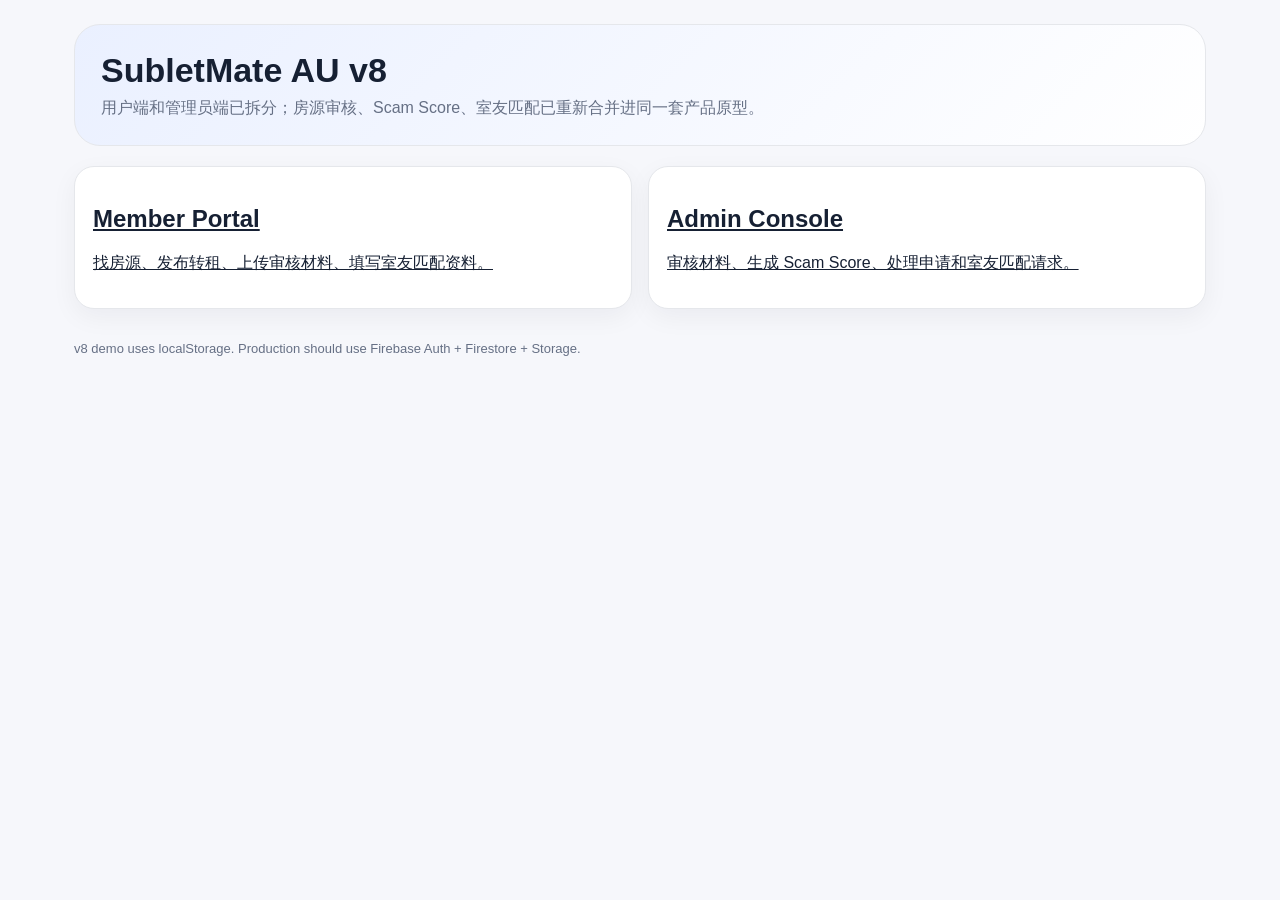
<file: index.html>
<!doctype html><html lang="zh"><head><meta charset="utf-8"><meta name="viewport" content="width=device-width,initial-scale=1"><title>SubletMate AU v8</title><link rel="stylesheet" href="shared/styles.css"></head><body><div class="wrap"><section class="hero"><h1>SubletMate AU v8</h1><p>用户端和管理员端已拆分；房源审核、Scam Score、室友匹配已重新合并进同一套产品原型。</p></section><div class="grid2"><a class="card" href="member/index.html"><h2>Member Portal</h2><p>找房源、发布转租、上传审核材料、填写室友匹配资料。</p></a><a class="card" href="admin/index.html"><h2>Admin Console</h2><p>审核材料、生成 Scam Score、处理申请和室友匹配请求。</p></a></div><div class="footer">v8 demo uses localStorage. Production should use Firebase Auth + Firestore + Storage.</div></div></body></html>
</file>
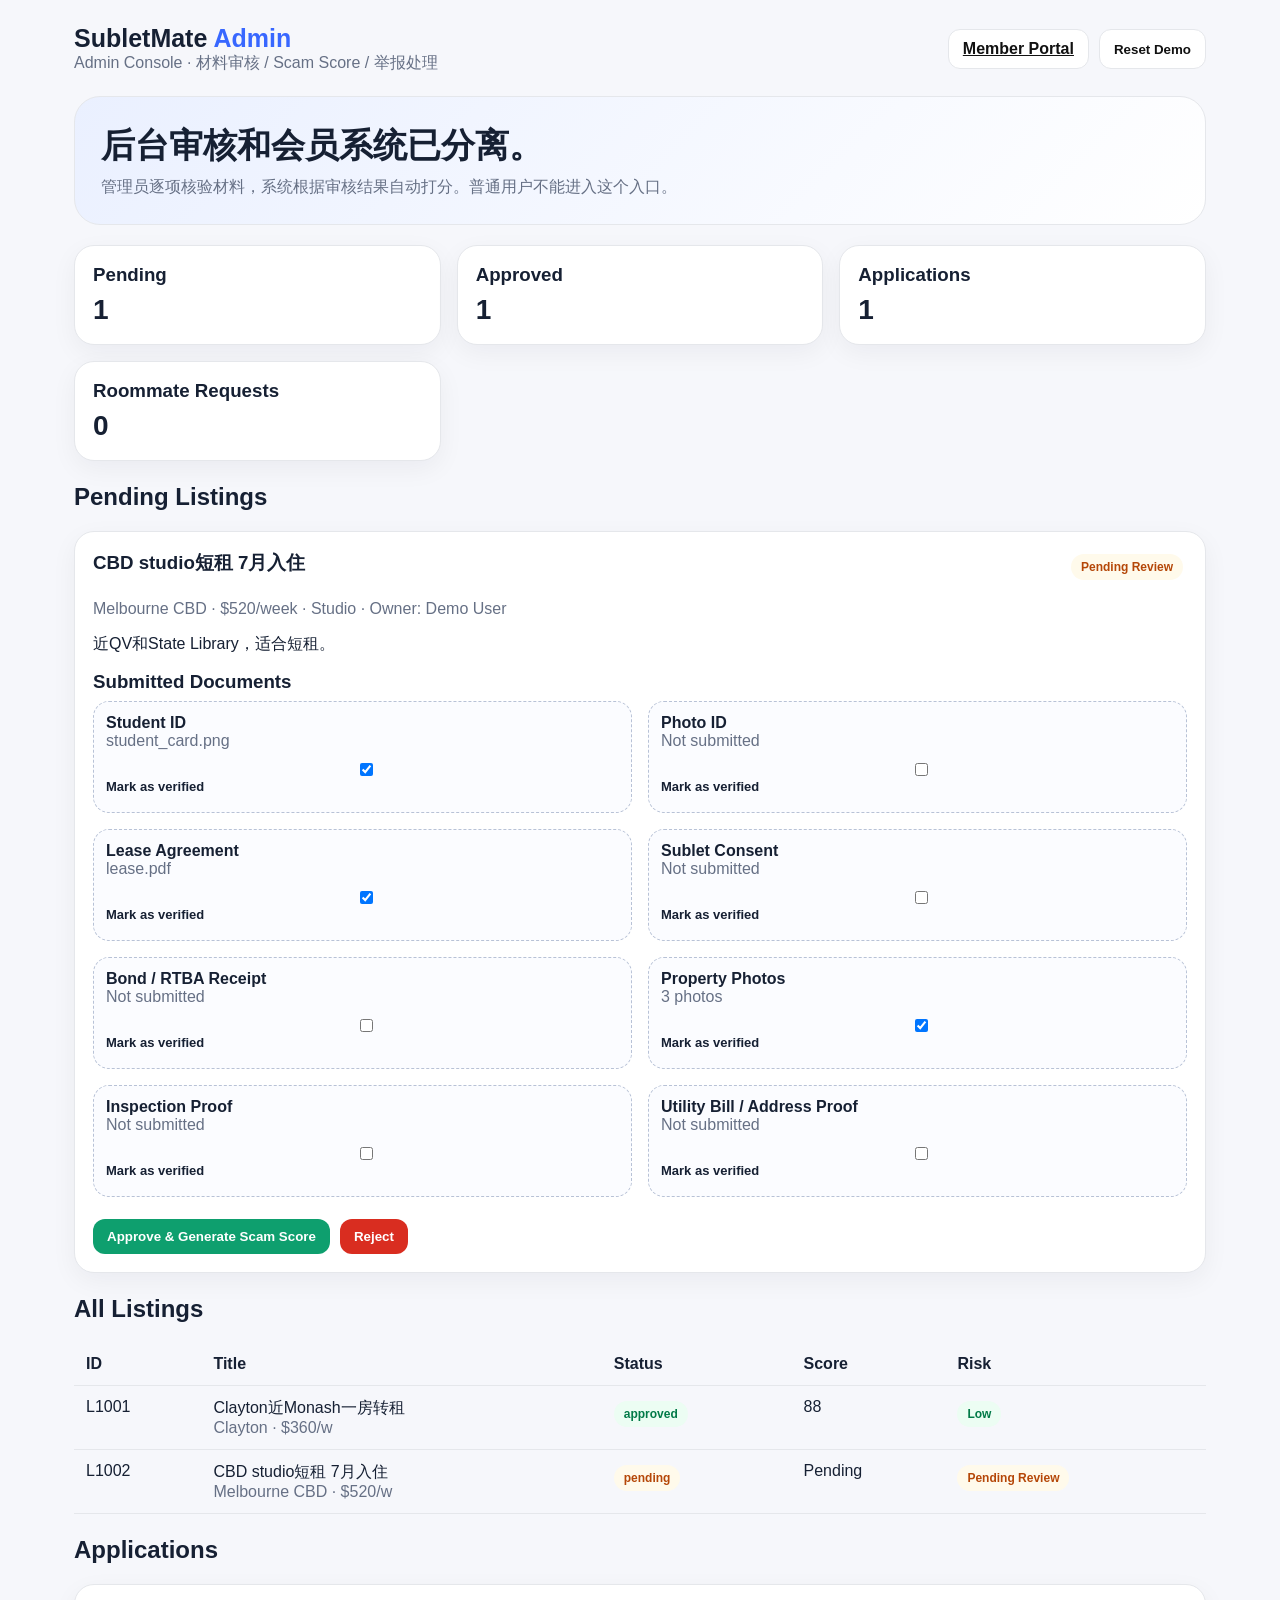
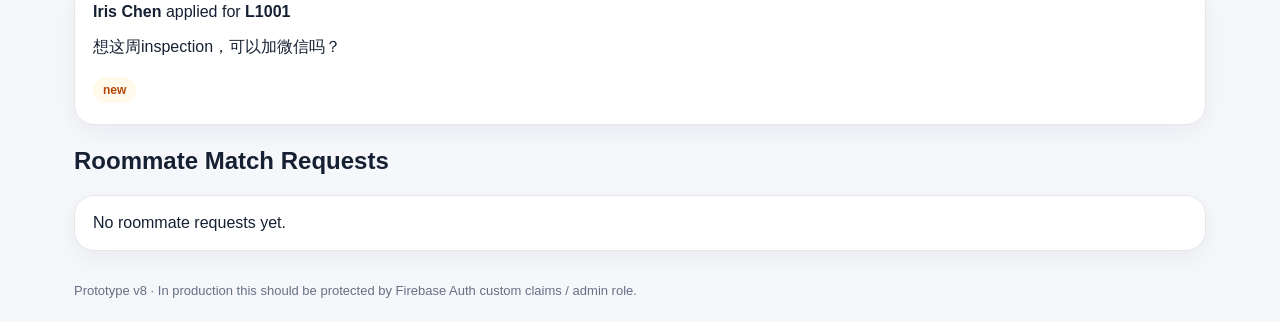
<file: admin/index.html>
<!doctype html><html lang="zh"><head><meta charset="utf-8"><meta name="viewport" content="width=device-width,initial-scale=1"><title>SubletMate AU - Admin</title><link rel="stylesheet" href="../shared/styles.css"></head><body><div class="wrap"><div class="top"><div><div class="brand">SubletMate <span>Admin</span></div><div class="muted">Admin Console · 材料审核 / Scam Score / 举报处理</div></div><div class="nav"><a class="btn ghost" href="../member/index.html">Member Portal</a><button class="btn ghost" onclick="resetDB()">Reset Demo</button></div></div><section class="hero"><h1>后台审核和会员系统已分离。</h1><p>管理员逐项核验材料，系统根据审核结果自动打分。普通用户不能进入这个入口。</p></section><div class="grid"><div class="card"><h3>Pending</h3><div class="score" id="pendingCount">0</div></div><div class="card"><h3>Approved</h3><div class="score" id="approvedCount">0</div></div><div class="card"><h3>Applications</h3><div class="score" id="appCount">0</div></div><div class="card"><h3>Roommate Requests</h3><div class="score" id="matchCount">0</div></div></div><section class="section"><h2>Pending Listings</h2><div id="pendingList"></div></section><section class="section"><h2>All Listings</h2><table class="table"><thead><tr><th>ID</th><th>Title</th><th>Status</th><th>Score</th><th>Risk</th></tr></thead><tbody id="allTable"></tbody></table></section><section class="section"><h2>Applications</h2><div id="apps"></div></section><section class="section"><h2>Roommate Match Requests</h2><div id="matches"></div></section><div class="footer">Prototype v8 · In production this should be protected by Firebase Auth custom claims / admin role.</div></div><script src="../shared/data.js"></script><script src="admin.js"></script></body></html>
</file>
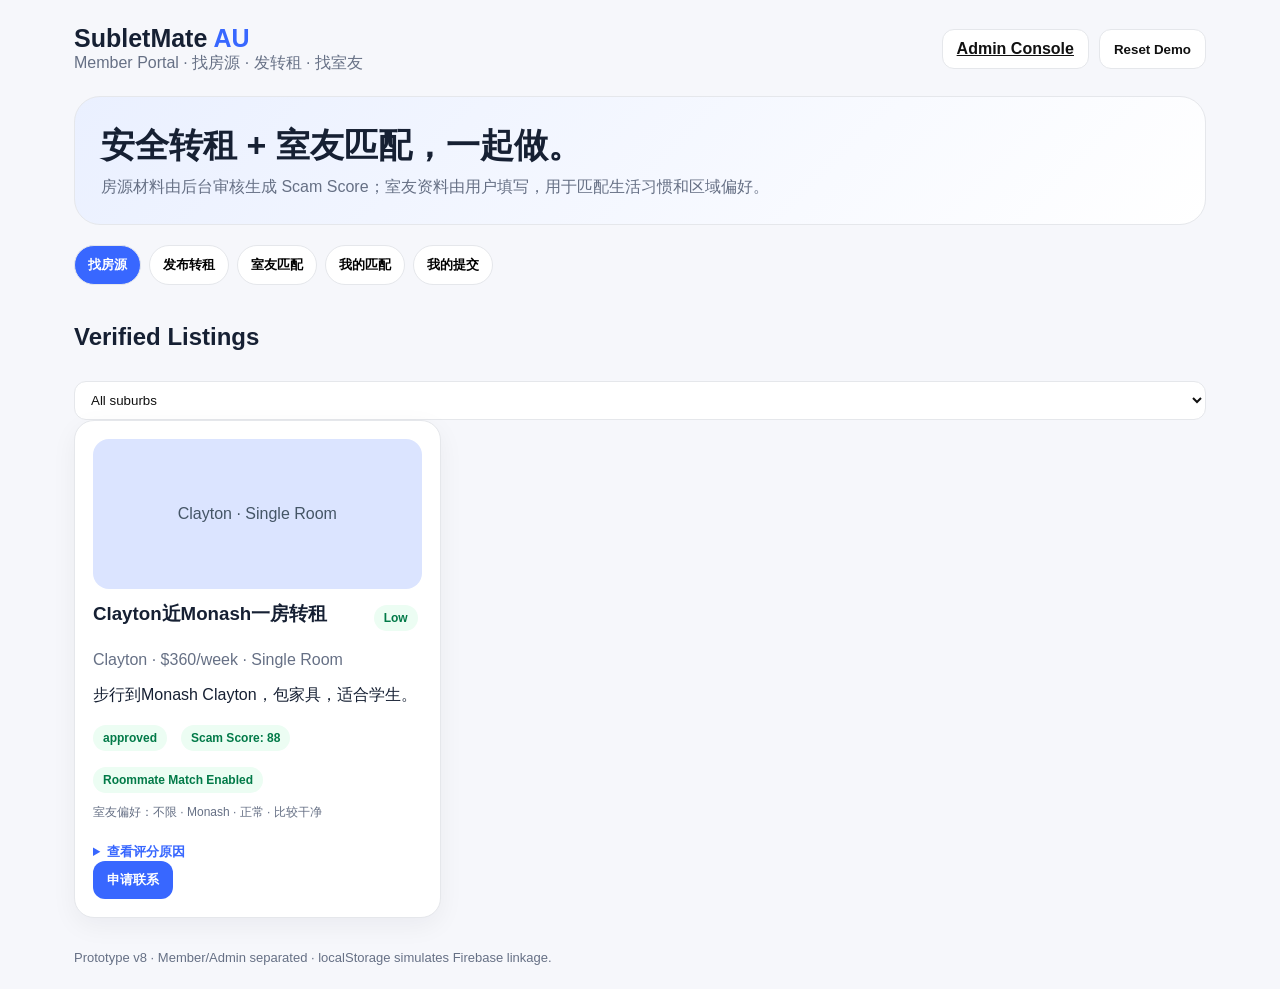
<file: member/index.html>
<!doctype html>
<html lang="zh">
<head>
  <meta charset="utf-8">
  <meta name="viewport" content="width=device-width,initial-scale=1">
  <title>SubletMate AU - Member</title>
  <link rel="stylesheet" href="../shared/styles.css">
</head>
<body>
<div class="wrap">
  <div class="top">
    <div>
      <div class="brand">SubletMate <span>AU</span></div>
      <div class="muted">Member Portal · 找房源 · 发转租 · 找室友</div>
    </div>
    <div class="nav">
      <a class="btn ghost" href="../admin/index.html">Admin Console</a>
      <button class="btn ghost" onclick="resetDB()">Reset Demo</button>
    </div>
  </div>

  <section class="hero">
    <h1>安全转租 + 室友匹配，一起做。</h1>
    <p>房源材料由后台审核生成 Scam Score；室友资料由用户填写，用于匹配生活习惯和区域偏好。</p>
  </section>

  <div class="tabs">
    <button class="tab active" onclick="showTab('listings',this)">找房源</button>
    <button class="tab" onclick="showTab('publish',this)">发布转租</button>
    <button class="tab" onclick="showTab('roommate',this)">室友匹配</button>
    <button class="tab" onclick="showTab('myMatches',this)">我的匹配</button>
    <button class="tab" onclick="showTab('mine',this)">我的提交</button>
  </div>

  <main id="listings">
    <div class="row space">
      <h2>Verified Listings</h2>
      <select id="suburbFilter" onchange="renderListings()">
        <option value="all">All suburbs</option>
        <option>Clayton</option><option>Caulfield</option><option>Melbourne CBD</option><option>Chadstone</option><option>Glen Waverley</option>
      </select>
    </div>
    <div id="listingGrid" class="grid"></div>
  </main>

  <main id="publish" class="hidden">
    <h2>发布转租房源</h2>
    <div class="notice">房源先进入 Pending Review。发布人只能上传材料，不能自己勾选认证；Scam Score 由后台审核后生成。</div>
    <div class="card section">
      <div class="form-grid">
        <div><label>房源标题</label><input id="title" placeholder="例如：Clayton近Monash主卧转租"></div>
        <div><label>区域</label><select id="suburb"><option>Clayton</option><option>Caulfield</option><option>Melbourne CBD</option><option>Chadstone</option><option>Glen Waverley</option></select></div>
        <div><label>租金 / week</label><input id="rent" type="number" placeholder="360"></div>
        <div><label>房型</label><select id="type"><option>Single Room</option><option>Master Room</option><option>Studio</option><option>Whole Apartment</option></select></div>
      </div>
      <label>房源描述</label>
      <textarea id="desc" rows="4" placeholder="入住时间、家具、bill、交通、室友情况等"></textarea>

      <h3 class="section">是否同步发布室友需求</h3>
      <label class="checkline"><input id="needRoommate" type="checkbox" checked> 这个房源需要找室友 / tenant，可以进入 Roommate Match</label>
      <div id="roommateReqBox" class="grid2 section">
        <div><label>偏好性别</label><select id="prefGender"><option>不限</option><option>女生</option><option>男生</option></select></div>
        <div><label>偏好学校</label><select id="prefSchool"><option>不限</option><option>Monash</option><option>Melbourne Uni</option><option>RMIT</option><option>Deakin</option></select></div>
        <div><label>希望室友作息</label><select id="prefSleep"><option>正常</option><option>早睡早起</option><option>夜猫子可接受</option></select></div>
        <div><label>希望卫生习惯</label><select id="prefClean"><option>比较干净</option><option>洁癖/很干净</option><option>一般也可接受</option></select></div>
      </div>

      <h3 class="section">审核材料上传</h3>
      <div class="grid2">
        <div class="filebox"><label>Student ID *</label><input id="docStudent" type="file"><small>确认发布人学生身份。</small></div>
        <div class="filebox"><label>Photo ID</label><input id="docPhoto" type="file"><small>护照/驾照等，仅后台审核。</small></div>
        <div class="filebox"><label>Lease Agreement *</label><input id="docLease" type="file"><small>确认你确实有租赁关系。</small></div>
        <div class="filebox"><label>Sublet Consent / Landlord Approval *</label><input id="docConsent" type="file"><small>房东/中介允许转租的邮件或文件。</small></div>
        <div class="filebox"><label>Bond / RTBA Receipt</label><input id="docBond" type="file"><small>押金或RTBA证明。</small></div>
        <div class="filebox"><label>Property Photos *</label><input id="docPhotos" type="file" multiple><small>房间、厨房、浴室、公共区照片。</small></div>
        <div class="filebox"><label>Inspection / Video Proof</label><input id="docInspection" type="file"><small>视频看房、实地看房证明。</small></div>
        <div class="filebox"><label>Utility Bill / Address Proof</label><input id="docUtility" type="file"><small>辅助确认地址一致。</small></div>
      </div>
      <button class="btn section" onclick="submitListing()">Submit for Review</button>
    </div>
  </main>

  <main id="roommate" class="hidden">
    <h2>我的室友匹配资料</h2>
    <div class="card">
      <p class="muted">真实上线后这里会做用户注册、隐私控制和举报系统；现在先验证匹配逻辑是否有吸引力。</p>
      <div class="form-grid">
        <div><label>昵称</label><input id="rmName" placeholder="例如 Xuan"></div>
        <div><label>年龄</label><input id="rmAge" type="number" placeholder="25"></div>
        <div><label>性别</label><select id="rmGender"><option>女生</option><option>男生</option><option>不公开</option></select></div>
        <div><label>学校</label><select id="rmSchool"><option>Monash</option><option>Melbourne Uni</option><option>RMIT</option><option>Deakin</option><option>Other</option></select></div>
        <div><label>专业</label><input id="rmMajor" placeholder="Banking & Finance"></div>
        <div><label>想住区域</label><select id="rmSuburb"><option>Clayton</option><option>Caulfield</option><option>Melbourne CBD</option><option>Chadstone</option><option>Glen Waverley</option></select></div>
        <div><label>作息</label><select id="rmSleep"><option>正常</option><option>早睡早起</option><option>夜猫子</option></select></div>
        <div><label>卫生习惯</label><select id="rmClean"><option>比较干净</option><option>洁癖/很干净</option><option>一般</option></select></div>
        <div><label>做饭频率</label><select id="rmCook"><option>偶尔</option><option>天天做</option><option>很少做</option></select></div>
        <div><label>抽烟吗</label><select id="rmSmoke"><option>不抽烟</option><option>抽烟</option><option>不介意室友抽烟</option></select></div>
        <div><label>宠物接受度</label><select id="rmPet"><option>能接受</option><option>不能接受</option><option>自己有宠物</option></select></div>
        <div><label>带朋友回家频率</label><select id="rmGuests"><option>几乎不会</option><option>偶尔</option><option>经常</option></select></div>
      </div>
      <label>自我介绍 / 想找什么样的室友</label>
      <textarea id="rmBio" rows="4">想找安静、干净、好沟通的室友。</textarea>
      <button class="btn section" onclick="saveRoommateProfile()">保存并开始匹配</button>
    </div>
    <h2 class="section">推荐室友</h2>
    <div class="grid" id="roommateGrid"></div>
  </main>

  <main id="myMatches" class="hidden">
    <h2>我的匹配请求</h2>
    <div id="matchRequests" class="grid"></div>
  </main>

  <main id="mine" class="hidden">
    <h2>我的提交</h2>
    <div id="myListings" class="grid"></div>
  </main>

  <div class="footer">Prototype v8 · Member/Admin separated · localStorage simulates Firebase linkage.</div>
</div>
<script src="../shared/data.js"></script>
<script src="member.js"></script>
</body>
</html>
</file>
<file: shared/styles.css>
:root{--bg:#f6f7fb;--card:#fff;--ink:#162033;--muted:#667085;--line:#e5e7eb;--brand:#3867ff;--good:#0e9f6e;--warn:#b7791f;--bad:#d92d20;--soft:#eef3ff}*{box-sizing:border-box}body{margin:0;font-family:Inter,Arial,'PingFang SC',sans-serif;background:var(--bg);color:var(--ink)}a{color:inherit}.wrap{max-width:1180px;margin:0 auto;padding:24px}.top{display:flex;justify-content:space-between;align-items:center;gap:16px;margin-bottom:22px}.brand{font-weight:900;font-size:25px}.brand span{color:var(--brand)}.nav{display:flex;gap:10px;flex-wrap:wrap}.btn{border:0;background:var(--brand);color:white;padding:10px 14px;border-radius:12px;font-weight:750;cursor:pointer}.btn.alt{background:#111827}.btn.ghost{background:#fff;color:#111;border:1px solid var(--line)}.btn.good{background:var(--good)}.btn.bad{background:var(--bad)}.hero{background:linear-gradient(135deg,#eaf0ff,#fff);border:1px solid var(--line);border-radius:26px;padding:26px;margin-bottom:20px}.hero h1{margin:0 0 8px;font-size:34px}.hero p{margin:0;color:var(--muted);font-size:16px}.grid{display:grid;grid-template-columns:repeat(3,1fr);gap:16px}.grid2{display:grid;grid-template-columns:1fr 1fr;gap:16px}.card{background:var(--card);border:1px solid var(--line);border-radius:20px;padding:18px;box-shadow:0 8px 26px rgba(16,24,40,.05)}.card h3{margin:0 0 8px}.muted{color:var(--muted)}.pill{display:inline-flex;align-items:center;gap:6px;border-radius:999px;padding:6px 10px;background:#f2f4f7;color:#344054;font-size:12px;font-weight:800;margin:3px 4px 3px 0}.pill.good{background:#ecfdf3;color:#027a48}.pill.warn{background:#fffaeb;color:#b54708}.pill.bad{background:#fef3f2;color:#b42318}.score{font-size:28px;font-weight:900}.listing-img{height:150px;background:#dbe4ff;border-radius:16px;margin-bottom:12px;display:flex;align-items:center;justify-content:center;color:#456}.row{display:flex;gap:10px;align-items:center;flex-wrap:wrap}.space{justify-content:space-between}.section{margin-top:22px}input,select,textarea{width:100%;border:1px solid var(--line);border-radius:12px;padding:10px 12px;background:#fff;color:#111}label{font-size:13px;font-weight:800;margin:10px 0 6px;display:block}.form-grid{display:grid;grid-template-columns:repeat(2,1fr);gap:12px}.filebox{border:1px dashed #b8c2d6;border-radius:16px;padding:12px;background:#fbfcff}.filebox small{display:block;color:var(--muted);margin-top:5px}.tabs{display:flex;gap:8px;flex-wrap:wrap;margin:10px 0 18px}.tab{padding:10px 13px;border-radius:999px;background:#fff;border:1px solid var(--line);cursor:pointer;font-weight:800}.tab.active{background:var(--brand);color:#fff}.hidden{display:none}.table{width:100%;border-collapse:collapse}.table th,.table td{text-align:left;border-bottom:1px solid var(--line);padding:12px;vertical-align:top}.notice{background:#fff7ed;border:1px solid #fed7aa;color:#9a3412;padding:12px;border-radius:16px}.ok{background:#ecfdf3;border:1px solid #bbf7d0;color:#166534;padding:12px;border-radius:16px}.splitlink{font-size:13px;color:var(--brand);font-weight:800}.footer{margin-top:32px;color:var(--muted);font-size:13px}@media(max-width:850px){.grid,.grid2,.form-grid{grid-template-columns:1fr}.top{align-items:flex-start;flex-direction:column}.hero h1{font-size:27px}}
.checkline{display:flex;align-items:center;gap:8px;background:#f8fafc;border:1px solid var(--line);padding:10px;border-radius:14px}.checkline input{width:auto}.mini{font-size:12px}.matchbar{height:8px;background:#eef2f7;border-radius:999px;overflow:hidden;margin:8px 0}.matchbar span{display:block;height:100%;background:var(--brand);border-radius:999px}.tagrow{margin-top:8px}.dangerText{color:var(--bad);font-weight:800}.goodText{color:var(--good);font-weight:800}
</file>
